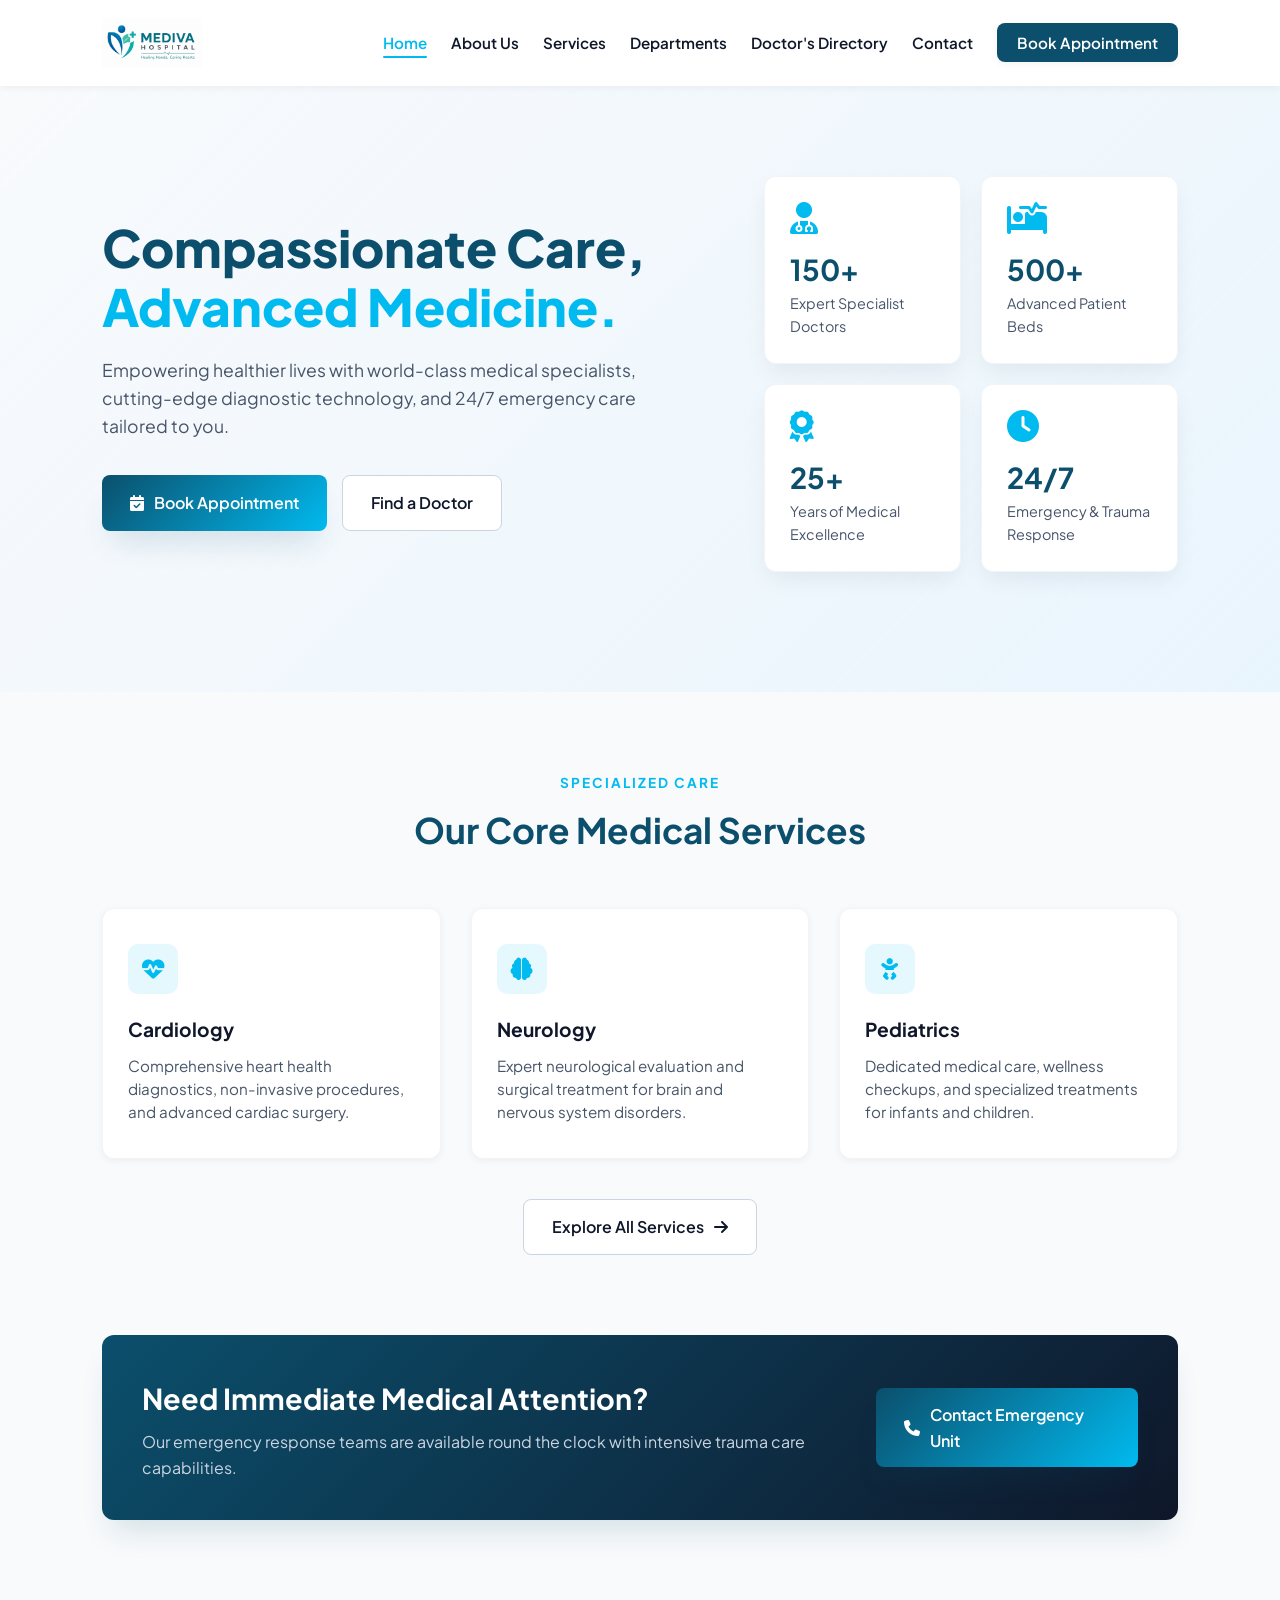
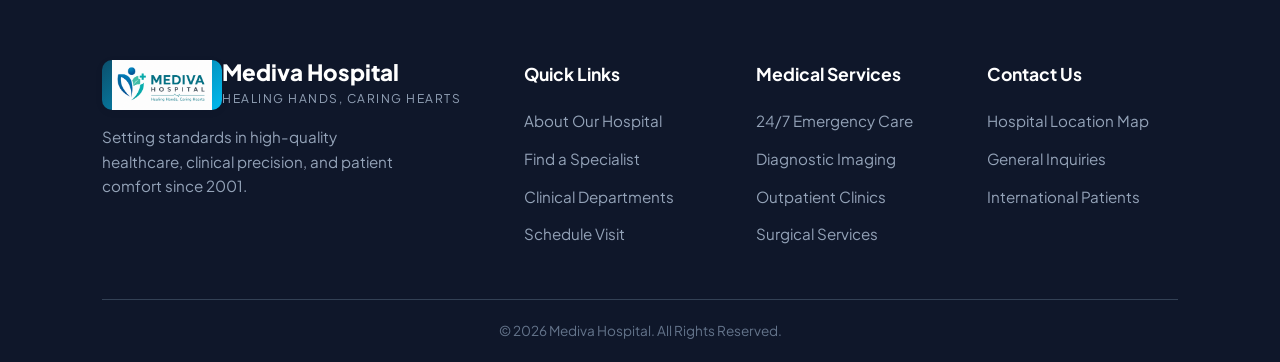
<file: index.html>
<!DOCTYPE html>
<html lang="en">
<head>
    <meta charset="UTF-8">
    <meta name="viewport" content="width=device-width, initial-scale=1.0">
    <title>Mediva Hospital | Healing Hands, Caring Hearts</title>
    <!-- Font Awesome Icons -->
    <link rel="stylesheet" href="https://cdnjs.cloudflare.com/ajax/libs/font-awesome/6.4.0/css/all.min.css">
    <!-- Google Fonts -->
    <link href="https://fonts.googleapis.com/css2?family=Plus+Jakarta+Sans:wght@300;400;500;600;700;800&display=swap" rel="stylesheet">
    
    <style>
        /* CSS VARIABLES & RESET */
        :root {
            --primary-blue: #0b4f6c;
            --secondary-teal: #01baef;
            --accent-cyan: #20bf6b;
            --dark-navy: #0f172a;
            --slate-gray: #475569;
            --light-bg: #f8fafc;
            --white: #ffffff;
            --shadow-sm: 0 2px 8px rgba(15, 23, 42, 0.05);
            --shadow-md: 0 10px 25px -5px rgba(15, 23, 42, 0.08);
            --shadow-lg: 0 20px 30px -10px rgba(11, 79, 108, 0.15);
            --transition: all 0.3s cubic-bezier(0.4, 0, 0.2, 1);
            --radius: 12px;
        }

        * {
            margin: 0;
            padding: 0;
            box-sizing: border-box;
            font-family: 'Plus Jakarta Sans', sans-serif;
        }

        body {
            background-color: var(--light-bg);
            color: var(--dark-navy);
            line-height: 1.6;
            overflow-x: hidden;
        }

        a {
            text-decoration: none;
            color: inherit;
        }

        ul {
            list-style: none;
        }

        /* HEADER & TOPBAR */
        header {
            position: sticky;
            top: 0;
            background-color: var(--white);
            box-shadow: var(--shadow-sm);
            z-index: 1000;
        }

        .top-bar {
            background-color: var(--dark-navy);
            color: var(--white);
            padding: 8px 8%;
            display: flex;
            justify-content: space-between;
            align-items: center;
            font-size: 0.85rem;
        }

        .top-bar-info {
            display: flex;
            gap: 20px;
        }

        .top-bar-info div i {
            color: var(--secondary-teal);
            margin-right: 6px;
        }

        .emergency-badge {
            background: linear-gradient(135deg, #e11d48, #be123c);
            padding: 3px 12px;
            border-radius: 20px;
            font-weight: 600;
            animation: pulse 2s infinite;
        }

        @keyframes pulse {
            0% { opacity: 1; }
            50% { opacity: 0.85; }
            100% { opacity: 1; }
        }

        /* NAVBAR */
        .navbar {
            position: relative;
            display: flex;
            justify-content: space-between;
            align-items: center;
            padding: 18px 8%;
            background: var(--white);
        }

        .brand-logo {
            display: flex;
            align-items: center;
            text-decoration: none;
        }

        .logo-img {
            height: 50px;
            width: auto;
            max-width: 150px;
            object-fit: contain;
            transition: var(--transition);
        }

        .brand-logo:hover .logo-img {
            transform: scale(1.05);
        }


        .logo-icon {
            width: 120px;
            height: 50px;
            background: linear-gradient(135deg, var(--primary-blue), var(--secondary-teal));
            color: var(--white);
            border-radius: 10px;
            display: flex;
            align-items: center;
            justify-content: center;
            font-size: 1.4rem;
            box-shadow: var(--shadow-sm);
            overflow: hidden;
        }

        .logo-icon img {
            width: 100%;
            height: 100%;
            object-fit: contain;
            display: block;
        }

        .brand-text h1 {
            font-size: 1.4rem;
            font-weight: 800;
            color: var(--primary-blue);
            line-height: 1;
        }

        .brand-text span {
            font-size: 0.75rem;
            color: var(--slate-gray);
            letter-spacing: 1.5px;
            text-transform: uppercase;
        }

        .footer-brand .brand-text h1 {
            color: var(--white);
        }

        .footer-brand .brand-text span {
            color: #94a3b8;
        }

        .nav-menu {
            display: flex;
            align-items: center;
            gap: 24px;
        }

        .nav-link {
            font-weight: 600;
            font-size: 0.95rem;
            color: var(--dark-navy);
            transition: var(--transition);
            position: relative;
        }

        .nav-link:hover, .nav-link.active {
            color: var(--secondary-teal);
        }

        .nav-link.active::after {
            content: '';
            position: absolute;
            bottom: -6px;
            left: 0;
            width: 100%;
            height: 2px;
            background-color: var(--secondary-teal);
            border-radius: 2px;
        }

        .btn-nav {
            background-color: var(--primary-blue);
            color: var(--white) !important;
            padding: 10px 20px;
            border-radius: 8px;
            box-shadow: var(--shadow-sm);
        }

        .btn-nav:hover {
            background-color: var(--secondary-teal);
            transform: translateY(-2px);
        }

        .hamburger {
            display: none;
            cursor: pointer;
            font-size: 1.5rem;
            color: var(--dark-navy);
        }

        /* HERO SECTION */
        .hero {
            position: relative;
            padding: 90px 8% 120px;
            background: linear-gradient(135deg, rgba(248,250,252,0.95) 0%, rgba(224,242,254,0.6) 100%), url('https://images.unsplash.com/photo-1519494026892-80bbd2d6fd0d?auto=format&fit=crop&w=1600&q=80');
            background-size: cover;
            background-position: center;
            display: grid;
            grid-template-columns: 1.2fr 0.8fr;
            align-items: center;
            gap: 40px;
        }

        .hero-text h2 {
            font-size: 3.2rem;
            font-weight: 800;
            line-height: 1.15;
            color: var(--primary-blue);
            margin-bottom: 20px;
        }

        .hero-text h2 span {
            color: var(--secondary-teal);
        }

        .hero-text p {
            font-size: 1.1rem;
            color: var(--slate-gray);
            margin-bottom: 35px;
            max-width: 580px;
        }

        .hero-cta {
            display: flex;
            gap: 15px;
        }

        .btn {
            display: inline-flex;
            align-items: center;
            gap: 10px;
            padding: 14px 28px;
            font-size: 1rem;
            font-weight: 600;
            border-radius: 8px;
            cursor: pointer;
            transition: var(--transition);
            border: none;
        }

        .btn-primary {
            background: linear-gradient(135deg, var(--primary-blue), var(--secondary-teal));
            color: var(--white);
            box-shadow: var(--shadow-lg);
        }

        .btn-primary:hover {
            transform: translateY(-3px);
            box-shadow: 0 15px 25px rgba(1, 186, 239, 0.3);
        }

        .btn-secondary {
            background-color: var(--white);
            color: var(--dark-navy);
            border: 1px solid #cbd5e1;
        }

        .btn-secondary:hover {
            background-color: var(--light-bg);
            border-color: var(--slate-gray);
        }

        /* QUICK STATS / HIGHLIGHT CARDS */
        .hero-highlights {
            display: grid;
            grid-template-columns: repeat(2, 1fr);
            gap: 20px;
        }

        .stat-card {
            background: var(--white);
            padding: 25px;
            border-radius: var(--radius);
            box-shadow: var(--shadow-md);
            border: 1px solid #f1f5f9;
            transition: var(--transition);
        }

        .stat-card:hover {
            transform: translateY(-5px);
        }

        .stat-card i {
            font-size: 2rem;
            color: var(--secondary-teal);
            margin-bottom: 12px;
        }

        .stat-card h3 {
            font-size: 1.8rem;
            font-weight: 700;
            color: var(--primary-blue);
        }

        .stat-card p {
            font-size: 0.9rem;
            color: var(--slate-gray);
        }

        /* HOMEPAGE PREVIEW SECTIONS */
        .preview-section {
            padding: 80px 8%;
            text-align: center;
        }

        .section-header {
            max-width: 600px;
            margin: 0 auto 50px;
        }

        .section-header h3 {
            color: var(--secondary-teal);
            text-transform: uppercase;
            font-size: 0.85rem;
            letter-spacing: 2px;
            font-weight: 700;
            margin-bottom: 8px;
        }

        .section-header h2 {
            font-size: 2.2rem;
            color: var(--primary-blue);
            font-weight: 700;
        }

        .features-grid {
            display: grid;
            grid-template-columns: repeat(3, 1fr);
            gap: 30px;
            margin-bottom: 40px;
        }

        .feature-box {
            background: var(--white);
            padding: 35px 25px;
            border-radius: var(--radius);
            box-shadow: var(--shadow-sm);
            transition: var(--transition);
            border: 1px solid #f1f5f9;
            text-align: left;
        }

        .feature-box:hover {
            box-shadow: var(--shadow-md);
            transform: translateY(-4px);
        }

        .feature-icon {
            width: 50px;
            height: 50px;
            background-color: rgba(1, 186, 239, 0.1);
            color: var(--secondary-teal);
            border-radius: 10px;
            display: flex;
            align-items: center;
            justify-content: center;
            font-size: 1.4rem;
            margin-bottom: 20px;
        }

        .feature-box h4 {
            font-size: 1.2rem;
            color: var(--dark-navy);
            margin-bottom: 10px;
        }

        .feature-box p {
            font-size: 0.95rem;
            color: var(--slate-gray);
            line-height: 1.5;
        }

        .center-btn {
            margin-top: 20px;
        }

        /* EMERGENCY BANNER */
        .emergency-banner {
            margin: 0 8% 80px;
            background: linear-gradient(135deg, var(--primary-blue), var(--dark-navy));
            padding: 40px;
            border-radius: var(--radius);
            color: var(--white);
            display: flex;
            justify-content: space-between;
            align-items: center;
            box-shadow: var(--shadow-lg);
        }

        .emergency-content h3 {
            font-size: 1.8rem;
            margin-bottom: 8px;
        }

        .emergency-content p {
            color: #cbd5e1;
        }

        /* FOOTER */
        footer {
            background-color: var(--dark-navy);
            color: var(--white);
            padding: 60px 8% 20px;
        }

        .footer-grid {
            display: grid;
            grid-template-columns: 2fr repeat(3, 1fr);
            gap: 40px;
            margin-bottom: 40px;
        }

        .footer-brand p {
            color: #94a3b8;
            margin-top: 15px;
            font-size: 0.95rem;
            max-width: 300px;
        }

        .footer-col h4 {
            font-size: 1.1rem;
            margin-bottom: 20px;
            color: var(--white);
        }

        .footer-col ul li {
            margin-bottom: 12px;
        }

        .footer-col ul li a {
            color: #94a3b8;
            font-size: 0.95rem;
            transition: var(--transition);
        }

        .footer-col ul li a:hover {
            color: var(--secondary-teal);
        }

        .footer-bottom {
            border-top: 1px solid #334155;
            padding-top: 20px;
            text-align: center;
            font-size: 0.85rem;
            color: #64748b;
        }

        /* RESPONSIVE DESIGN */
        @media (max-width: 992px) {
            .hero {
                grid-template-columns: 1fr;
                padding-top: 50px;
                text-align: center;
            }
            .hero-text p {
                margin: 0 auto 35px;
            }
            .hero-cta {
                justify-content: center;
            }
            .features-grid {
                grid-template-columns: 1fr;
            }
            .footer-grid {
                grid-template-columns: 1fr 1fr;
            }
            .emergency-banner {
                flex-direction: column;
                gap: 20px;
                text-align: center;
            }
        }

        @media (max-width: 768px) {
            .hamburger {
                display: block;
            }
            .nav-menu {
                position: absolute;
                top: 100%;
                left: 0;
                width: 100%;
                background-color: var(--white);
                flex-direction: column;
                align-items: flex-start;
                padding: 24px 8% 32px;
                gap: 18px;
                transition: opacity 0.3s ease, transform 0.3s ease;
                box-shadow: var(--shadow-md);
                transform: translateY(-10px);
                opacity: 0;
                pointer-events: none;
                border-radius: 0 0 18px 18px;
                z-index: 999;
            }
            .nav-menu.active {
                transform: translateY(0);
                opacity: 1;
                pointer-events: auto;
            }
            .nav-link {
                width: 100%;
                display: block;
                padding: 12px 0;
            }
            .btn-nav {
                width: 100%;
                text-align: center;
            }
            .top-bar-info {
                display: none;
            }
            .hero {
                padding: 60px 6% 80px;
                grid-template-columns: 1fr;
                text-align: center;
            }
            .hero-text h2 {
                font-size: 2.4rem;
            }
            .hero-text p {
                max-width: 100%;
                margin: 0 auto 30px;
            }
            .hero-cta {
                flex-direction: column;
                align-items: center;
                gap: 14px;
            }
            .hero-cta .btn {
                width: 100%;
                justify-content: center;
            }
            .hero-highlights {
                grid-template-columns: 1fr;
                gap: 16px;
            }
            .stat-card {
                padding: 20px;
            }
            .footer-grid {
                grid-template-columns: 1fr;
            }
        }
    </style>
</head>
<body>

    <!-- HEADER & TOPBAR -->
    <header>

        <nav class="navbar">
            <a href="index.html" class="brand-logo">
               <img src="mediva.webp" alt="Logo" class="logo-img"> 
            </a>

            <!-- NAVIGATION LINKS TO SEPARATE PAGES -->
            <ul class="nav-menu">
                <li><a href="index.html" class="nav-link active">Home</a></li>
                <li><a href="aboutus.html" class="nav-link">About Us</a></li>
                <li><a href="services.html" class="nav-link">Services</a></li>
                <li><a href="departments.html" class="nav-link">Departments</a></li>
                <li><a href="doctors.html" class="nav-link">Doctor's Directory</a></li>
                <li><a href="contact.html" class="nav-link">Contact</a></li>
                <li><a href="appointment.html" class="nav-link btn-nav">Book Appointment</a></li>
            </ul>

            <div class="hamburger">
                <i class="fas fa-bars"></i>
            </div>
        </nav>
    </header>

    <!-- HOMEPAGE HERO SECTION -->
    <section class="hero">
        <div class="hero-text">
            <h2>Compassionate Care, <span>Advanced Medicine.</span></h2>
            <p>Empowering healthier lives with world-class medical specialists, cutting-edge diagnostic technology, and 24/7 emergency care tailored to you.</p>
            <div class="hero-cta">
                <a href="appointment.html" class="btn btn-primary"><i class="fas fa-calendar-check"></i> Book Appointment</a>
                <a href="doctors.html" class="btn btn-secondary">Find a Doctor</a>
            </div>
        </div>

        <div class="hero-highlights">
            <div class="stat-card">
                <i class="fas fa-user-md"></i>
                <h3>150+</h3>
                <p>Expert Specialist Doctors</p>
            </div>
            <div class="stat-card">
                <i class="fas fa-procedures"></i>
                <h3>500+</h3>
                <p>Advanced Patient Beds</p>
            </div>
            <div class="stat-card">
                <i class="fas fa-award"></i>
                <h3>25+</h3>
                <p>Years of Medical Excellence</p>
            </div>
            <div class="stat-card">
                <i class="fas fa-clock"></i>
                <h3>24/7</h3>
                <p>Emergency & Trauma Response</p>
            </div>
        </div>
    </section>

    <!-- SERVICES PREVIEW SECTION -->
    <section class="preview-section">
        <div class="section-header">
            <h3>Specialized Care</h3>
            <h2>Our Core Medical Services</h2>
        </div>
        
        <div class="features-grid">
            <div class="feature-box">
                <div class="feature-icon"><i class="fas fa-heartbeat"></i></div>
                <h4>Cardiology</h4>
                <p>Comprehensive heart health diagnostics, non-invasive procedures, and advanced cardiac surgery.</p>
            </div>
            <div class="feature-box">
                <div class="feature-icon"><i class="fas fa-brain"></i></div>
                <h4>Neurology</h4>
                <p>Expert neurological evaluation and surgical treatment for brain and nervous system disorders.</p>
            </div>
            <div class="feature-box">
                <div class="feature-icon"><i class="fas fa-baby"></i></div>
                <h4>Pediatrics</h4>
                <p>Dedicated medical care, wellness checkups, and specialized treatments for infants and children.</p>
            </div>
        </div>

        <div class="center-btn">
            <a href="services.html" class="btn btn-secondary">Explore All Services <i class="fas fa-arrow-right"></i></a>
        </div>
    </section>

    <!-- CALL TO ACTION BANNER -->
    <div class="emergency-banner">
        <div class="emergency-content">
            <h3>Need Immediate Medical Attention?</h3>
            <p>Our emergency response teams are available round the clock with intensive trauma care capabilities.</p>
        </div>
        <a href="contact.html" class="btn btn-primary"><i class="fas fa-phone"></i> Contact Emergency Unit</a>
    </div>

    <!-- FOOTER -->
    <footer>
        <div class="footer-grid">
            <div class="footer-brand">
                <div class="brand-logo">
                    <div class="logo-icon">
                        <img src="mediva.webp" alt="Mediva Hospital Logo" class="logo-img">
                    </div>
                    <div class="brand-text">
                        <h1>Mediva Hospital</h1>
                        <span>Healing Hands, Caring Hearts</span>
                    </div>
                </div>
                <p>Setting standards in high-quality healthcare, clinical precision, and patient comfort since 2001.</p>
            </div>
            <div class="footer-col">
                <h4>Quick Links</h4>
                <ul>
                    <li><a href="aboutus.html">About Our Hospital</a></li>
                    <li><a href="doctors.html">Find a Specialist</a></li>
                    <li><a href="departments.html">Clinical Departments</a></li>
                    <li><a href="appointment.html">Schedule Visit</a></li>
                </ul>
            </div>
            <div class="footer-col">
                <h4>Medical Services</h4>
                <ul>
                    <li><a href="services.html">24/7 Emergency Care</a></li>
                    <li><a href="services.html">Diagnostic Imaging</a></li>
                    <li><a href="services.html">Outpatient Clinics</a></li>
                    <li><a href="services.html">Surgical Services</a></li>
                </ul>
            </div>
            <div class="footer-col">
                <h4>Contact Us</h4>
                <ul>
                    <li><a href="contact.html">Hospital Location Map</a></li>
                    <li><a href="contact.html">General Inquiries</a></li>
                    <li><a href="contact.html">International Patients</a></li>
                </ul>
            </div>
        </div>
        <div class="footer-bottom">
            <p>&copy; 2026 Mediva Hospital. All Rights Reserved.</p>
        </div>
    </footer>

    <!-- JAVASCRIPT -->
    <script>
        // Responsive Menu Toggle
        const hamburger = document.querySelector('.hamburger');
        const navMenu = document.querySelector('.nav-menu');

        hamburger.addEventListener('click', () => {
            navMenu.classList.toggle('active');
        });
    </script>
</body>
</html>
</file>
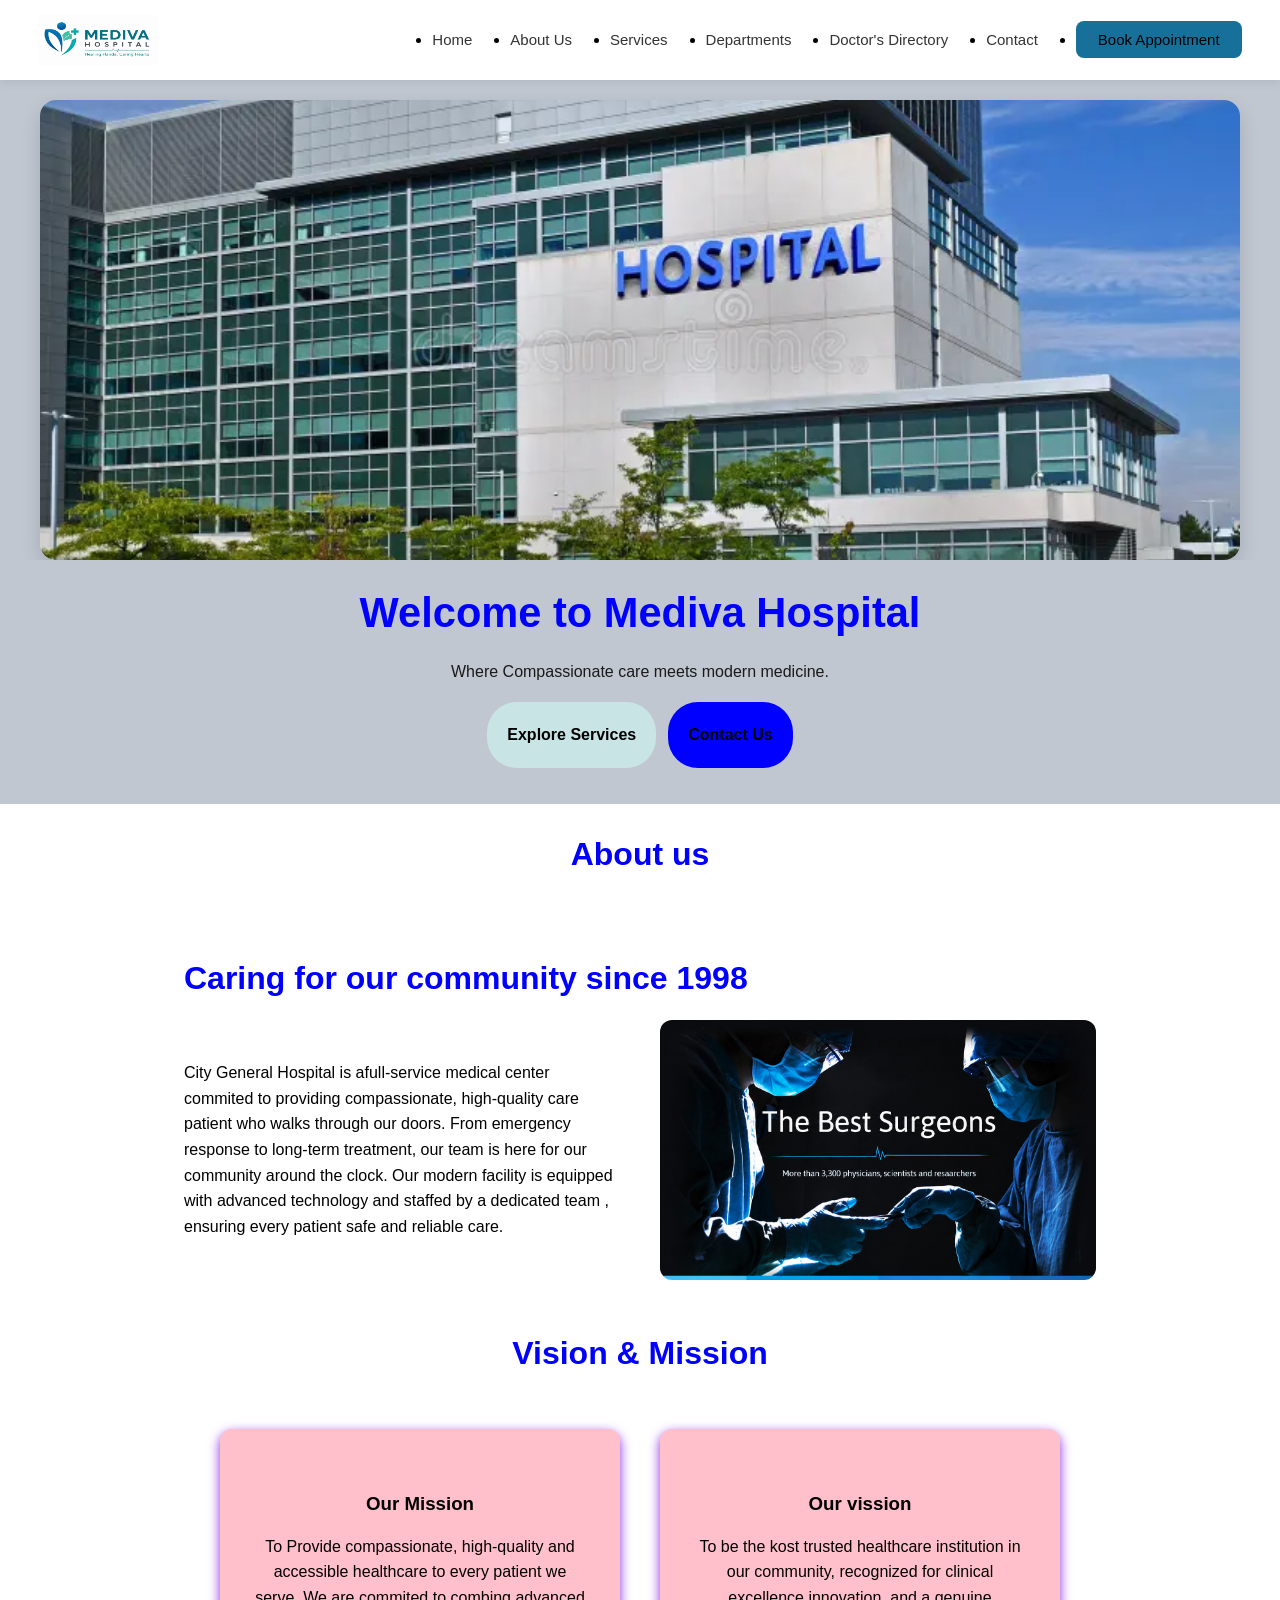
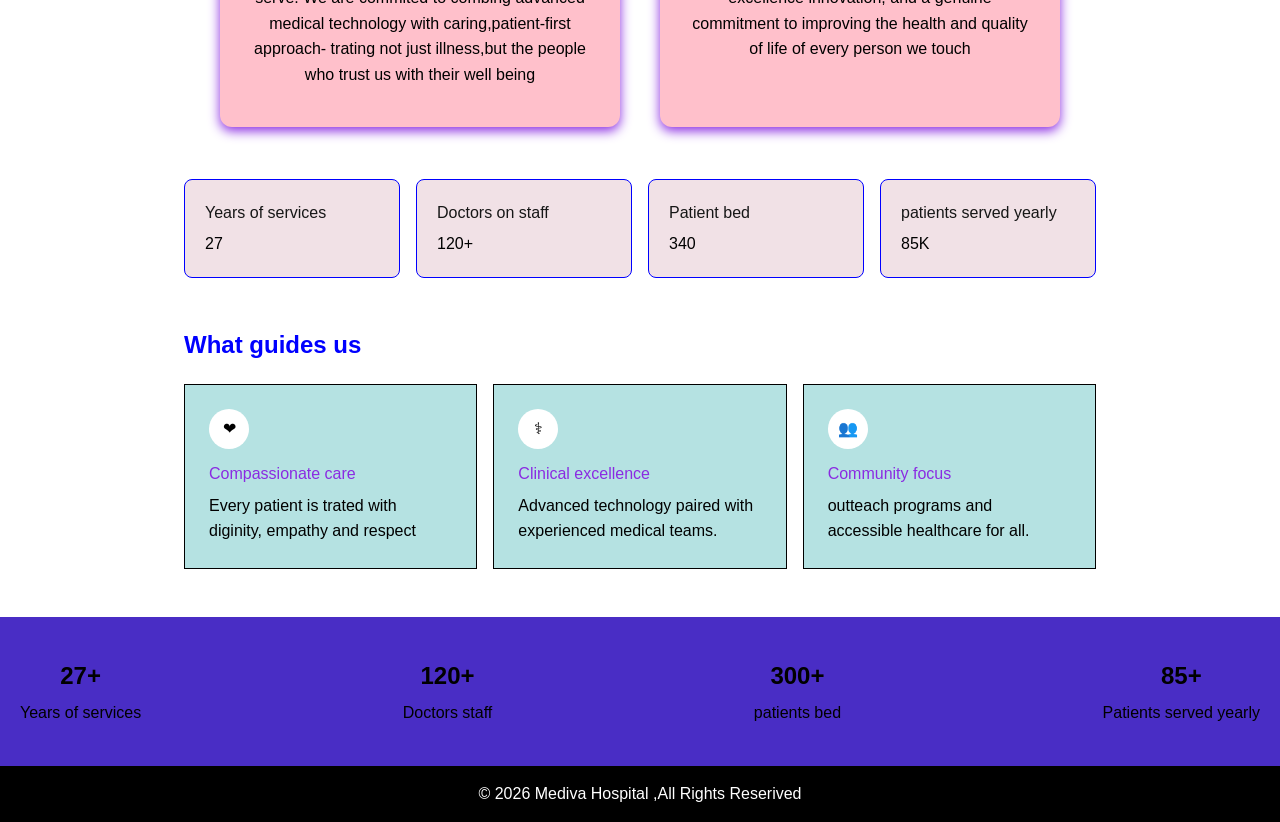
<file: aboutus.html>
<html>
    <head>
        <title>Hosipital_website</title>
        <style>
            header{
    position:sticky;
    top:0;
    left:0;
    width:100%;
    background:#ffffff;
    box-shadow:0 2px 10px rgba(0,0,0,0.08);
    z-index:1000;
}

.navbar{
    max-width:1400px;
    margin:auto;
    padding:15px 3%;
    display:flex;
    justify-content:space-between;
    align-items:center;
    text-decoration: none;
}

.logo{
    display:flex;
    align-items:center;
    gap:10px;
    text-decoration: none;
}

.logo img{
    width:120px;
    height:50px;
}

.logo h2{
    color:#0077b6;
    font-size:28px;
    font-weight:700;
}
.nav-menu{
    display: flex;
}

.nav-links{
    display:flex;
    align-items:center;
    gap:38px;
    text-decoration: none;
}

.nav-links li a{
    color:#333;
    font-size:15px;
    font-weight:500;
    transition:.3s;
    text-decoration: none;
}

.nav-links li a:hover{
    color:#0077b6;
}
 .Appointment-btn{
    background: #16709A;
    color:#000 !important;
    padding:10px 22px;
    border-radius:8px;
    font-weight:600;
    transition:.3s;
}
.Appointment-btn:hover{
    background:#16709A;
}
  .hamburger {
            display: none;
            cursor: pointer;
            width: 32px;
            height: 24px;
            flex-direction: column;
            justify-content: space-between;
            align-items: center;
            padding: 4px;
            background: none;
            border: none;
            z-index: 1001;
        }

        .hamburger span {
            display: block;
            width: 100%;
            height: 3px;
            background-color: navy;
            border-radius: 3px;
            transition: transform 0.3s ease, opacity 0.3s ease;
        }

        .hamburger.active span:nth-child(1) {
            transform: translateY(8px) rotate(45deg);
        }

        .hamburger.active span:nth-child(2) {
            opacity: 0;
        }

        .hamburger.active span:nth-child(3) {
            transform: translateY(-8px) rotate(-45deg);
        }
         /* mobile nav behavior */
         @media(max-width: 768px) {
                .navbar {
                    padding: 18px 20px;
                }

                .nav-menu {
                    position: absolute;
                    top: 100%;
                    right: 0;
                    left: 0;
                    flex-direction: column;
                    gap: 0;
                    background-color: white;
                    padding: 10px 0;
                    display: none;
                    box-shadow: 0 4px 16px rgba(0, 0, 0, 0.08);
                }

                .nav-menu.open {
                    display: flex;
                }

                .nav-menu li {
                    width: 100%;
                }

                .nav-link {
                    display: block;
                    width: 100%;
                    padding: 14px 24px;
                    border-bottom: 1px solid #f0f0f0;
                }

                .nav-link.btn-nav {
                    margin: 12px 24px 0;
                    text-align: center;
                }

                .hamburger {
                    display: flex;
                }

                .contact-section {
                    padding: 60px 20px;
                }

                .container {
                    padding: 30px 20px;
                }

                .form-row {
                    flex-direction: column;
                    gap: 0;
                }
            }
            /*...........................Tablet..................*/
@media(max-width:600px){
    .navbar{
        flex-direction: column;
        align-items: center;
        gap: 15px;
        width: 100%;
        padding: 15px 20px;
    }
    nav{
        width: 100%;

    }
    nav ul{
        display: flex;
        flex-wrap: wrap;
        justify-content: center;
        gap: 12px;
    }
    nav ul li{
        margin: 0;

    }
    nav ul li a{
        font-size: 15px;
    }
}
/*laptop*/
@media(max-width:1024px){
    .navbar{
        width: 95%;
        padding: 15px 20px;
        flex-wrap: wrap;
        justify-content: space-between;
    }
    nav ul{
        flex-wrap: wrap;
        justify-content: center;
        gap: 14px;
    }
    nav ul li {
        margin: 0;
    }

}

            
        
        











            *{
                margin: 0;
                padding: 0;
                box-sizing: border-box;
            }
            body{
                font-family: 'Segoe UI', Tahoma, Geneva, Verdana, sans-serif;
            
                
                line-height: 1.6;
            }
            .hero-banner {
            background: #c0c7d1;
            padding: 20px 16px 0;
        }

        .hero-banner img {
            width: 100%;
            max-width: 1200px;
            height: auto;
            max-height: 460px;
            object-fit: cover;
            display: block;
            margin: 0 auto;
            border-radius: 16px;
            box-shadow: 0 8px 20px rgba(0, 0, 0, 0.14);
        }

        .hero-content {
            background: #c0c7d1;
            padding: 20px 16px 36px;
            text-align: center;
        }

        .hero-content h1 {
            color: blue;
            margin: 0 0 12px;
            font-size: clamp(1.8rem, 4vw, 2.6rem);
        }

        .hero-content p {
            margin: 0 auto 18px;
            max-width: 700px;
            line-height: 1.6;
            color: #1b1a1a;
        }

        .hero-buttons {
            display: flex;
            justify-content: center;
            flex-wrap: wrap;
            gap: 12px;
        }
        .class {
            background-color: rgb(197, 152, 93);
            text-align: center;
            padding: 40px;


        }

        .btn-Explore {
            display: inline-block;
            color: orange;
            color: black;
            font-weight: bold;
            padding: 20px;
            border-radius: 30px;
            text-decoration: none;
            align-items: center;
            justify-content: center;
            background-color: rgb(201, 228, 228);
        }

        .btn-Explore:hover {
            color: #0d47a1;
            justify-content: center;
            align-items: center;
        }
        .btn-contactus {
            display: inline-block;
            background-color: blue;
            color: black;
            font-weight: bold;
            padding: 20px;
            border-radius: 30px;
            text-decoration: none;
        }

        .btn-contactus:hover {
            background-color: pink;
            justify-content: center;
            align-items: center;

        }
        .heading {
            text-align: center;
            color: blue;
            margin-bottom: 50px;
        }

        .box-container {
            display: flex;
            justify-content: center;
            gap: 40px;
            max-width: 1000px;
            margin: 0 auto;
            flex-wrap: wrap;
        }

        .better {
            background: pink;
            flex: 1;
            min-width: 280px;
            max-width: 400px;
            padding: 40px 30px;
            border-radius: 12px;
            box-shadow: 0 4px 12px blueviolet;
            text-align: center;
            cursor: pointer;
            transition: all 0.35s ease;
        }

        .better .icon {
            margin-bottom: 20px;

        }

        .better h3 {
            margin-bottom: 15px;
            transition: color 0.35s ease;

        }

        .better p {
            transition: color 0.35s ease;
            line-height: 1.6;
        }

        .better:hover {
            background: green;
            transform: translateY(-10px);
            box-shadow: 0 12px 25 px yellow;
        }

        .better:hover h3,
        .better:hover p {
            color: aquamarine;
        }




            .container{
                max-width: 960px;
                margin: 0 auto;
                padding: 3rem 1.5rem;
            }
            .eyebrow{
                color: blue;
                text-transform: uppercase;
                margin-bottom: 8px;
            }
            h1{
                margin-bottom: 16px;
                color: blue;
            }
            
            .about-row{
                display: grid;
                grid-template-columns: 1fr 1fr;
                gap: 2.5rem;
                align-items: center;
                margin-bottom: 3rem;
            }
            .mission {
                color: black;
            }
            .intro-image img{
                width: 100%;
                height: 260px;
                border-radius: 12px;
                display:block;
                object-fit: cover;
            }
                @media(max-width:700px){
                    .about-row{
                        grid-template-columns: 1fr;
                    }
                }
            
            
            .stats-grid{
                display: grid;
                grid-template-columns: repeat(auto-fit, minmax(160px, 1fr));
                gap: 16px;
                margin-bottom: 3rem;

            }
            .stat-card{
                background-color: rgb(241, 225, 230);
                border-radius: 8px;
                padding: 1.25rem;
                border: 1px solid blue;
            }
            .stat-label{
                color: rgb(22, 22, 22);
                margin-bottom: 6px;
            }
            .stat-value{
                color: black;
            }
            .values-heading{
                margin-bottom: 1.25rem;
                color: blue;
            }
            .values-grid{
                display: grid;
                grid-template-columns: repeat(auto-fit, minmax(220px, 1fr));
                gap: 16px;
            }
            .value-card{
                background-color: rgb(181, 226, 226);
                border: 1px solid black;
                padding: 1.5rem;
            }
            .value-icon{
                width: 40px;
                height: 40px;
                border-radius: 50%;
                background-color: white;
                display: flex;
                align-items: center;
                justify-content: center;
                margin-bottom: 12px;
            }
            .value-title{
                margin-bottom: 6px;
                color: blueviolet;
            }
            .value-desc{
                color: black;
            }
            @media(max-width:600px){
                h1{
                    font-size: 2px;

                }
                .container{
                    padding: 2rem 1rem;
                }
            }
             .status-banner {
            background: rgb(73, 45, 197);
            display: flex;
            justify-content: space-between;
            flex-wrap: wrap;
            padding: 40px 20px;
            text-align: center;
        }

        .point h2 {
            margin: 0 0 5px 0;

        }

        .point p {
            margin: 0;

        }

        footer {
            background: black;
            color: white;
            text-align: center;
            padding: 15px;
        }
        </style>
    </head>
    <body>
        <header>

<nav class="navbar">

<div class="logo">

<img src="image2.png" alt="logo">



</div>
<button class="hamburger" id="hamburgerBtn" aria-label="Toggle menu" aria-expanded="false">
  <span></span>
  <span></span>
  <span></span>
</button>
<div class="nav-menu" id="navMenu">

<ul class="nav-links">

<li><a href="index.html">Home</a></li>

<li><a href="aboutus.html">About Us</a></li>

<li><a href="services.html">Services</a></li>

<li><a href="departments.html">Departments</a></li>

<li><a href="doctors.html">Doctor's Directory</a></li>

<li><a href="contact.html">Contact</a></li>

<li><a href="appointment.html" class="Appointment-btn"> Book Appointment</a></li>
</ul>
</div>



</nav>

</header>
        <div class="hero-banner">
        <img src="hospital.webp" alt="College campus" />
    </div>
    <div class="hero-content">
        <h1>Welcome to Mediva Hospital</h1>
        <p>Where Compassionate care meets modern medicine.</p>
        <div class="hero-buttons">
            <a href="services.html" class="btn-Explore">Explore Services</a>
            <a href="contact.html" class="btn-contactus">Contact Us</a>
        </div>
    </div>
    <br>
       
        <center><h1>About us</h1></center>
        <div class="container">
            <p class="eyebrow"></p>
            <h1>Caring for our community since 1998</h1>
            <div class="about-row">
                <p class="mission">
                City General Hospital is afull-service medical center commited to providing 
                compassionate, high-quality care patient who walks through our doors.
                From emergency response to long-term treatment, our team is here for our
                community around the clock.
            Our modern facility is equipped with advanced technology and staffed by a dedicated team , ensuring every patient safe and reliable care.</p>
                
                <div class="intro-image">
                    <img src="doct.png" alt="image">
                </div>
            </div>
            <h1 class="heading">Vision & Mission</h1>
    <div class="box-container">
        <div class="better">
            <div class="icon"></div>
            <h3>Our Mission</h3>
            <p>To Provide compassionate, high-quality and accessible healthcare to every patient we serve. We are commited to combing
                advanced medical technology with caring,patient-first approach- trating not just illness,but the people who trust us with their well being
            </p>
        </div>
        <div class="better">
            <div class="icon"></div>
            <h3>Our vission</h3>
            <p>To be the kost trusted healthcare institution in our community, recognized for clinical excellence
                innovation, and a genuine commitment to improving the health and quality of life of every person we touch
            </p>
        </div>
    </div>
<br>
<br>
            <div class="stats-grid">
                <div class="stat-card">
                    <p class="stat-label">Years of services</p>
                    <p class="stat-value">27</p>
                </div>
                <div class="stat-card">
                    <p class="stat-label">Doctors on staff</p>
                    <p class="stat-value">120+</p>
                </div>
                <div class="stat-card">
                    <p class="stat-label">Patient bed</p>
                    <p class="stat-value">340</p>
                </div>
                <div class="stat-card">
                    <p class="stat-label">patients served yearly</p>
                    <p class="stat-value">85K</p>
                </div>
                
                
            </div>
            <h2 class="values-heading">What guides us</h2>
            <div class="values-grid">
                <div class="value-card">
                    <div class="value-icon">&#10084;</div>
                    <p class="value-title">Compassionate care</p>
                    <p class="value-desc">Every patient is trated with diginity, empathy and respect</p>
                </div>
                <div class="value-card">
                    <div class="value-icon">&#9877;</div>
                    <p class="value-title">Clinical excellence</p>
                    <p class="value-desc">Advanced technology paired with experienced medical teams.</p>
                </div>
                <div class="value-card">
                    <div class="value-icon">&#128101;</div>
                    <p class="value-title">Community focus</p>
                    <p class="value-desc">outteach programs and accessible healthcare for all.</p>
                </div>
                
            </div>
        </div>
      <div class="status-banner">
        <div class="point">
            <h2>27+</h2>
            <p>Years of services</p>
        </div>
        <div class="point">
            <h2>120+</h2>
            <p>Doctors staff</p>
        </div>

        <div class="point">
            <h2>300+</h2>
            <p>patients bed</p>
        </div>

        <div class="point">
            <h2>85+</h2>
            <p>Patients served yearly </p>
        </div>






    </div>
    <footer>
        &copy; 2026 Mediva Hospital ,All Rights Reserived
    </footer>
    <script>
        const btn = document.querySelector('.hamburger');
        const nav = document.getElementById('navMenu');
        const backdrop = document.createElement('div');
        backdrop.className = 'menu-backdrop';
        document.body.appendChild(backdrop);

        if (btn && nav) {
            function closeMenu() {
                nav.classList.remove('open');
                btn.setAttribute('aria-expanded', 'false');
                backdrop.classList.remove('visible');
                document.body.classList.remove('menu-open');
            }

            function openMenu() {
                nav.classList.add('open');
                btn.setAttribute('aria-expanded', 'true');
                backdrop.classList.add('visible');
                document.body.classList.add('menu-open');
            }

            btn.addEventListener('click', () => {
                const opened = nav.classList.contains('open');
                if (opened) {
                    closeMenu();
                } else {
                    openMenu();
                }
            });
            backdrop.addEventListener('click', closeMenu);
            nav.querySelectorAll('a').forEach(a => a.addEventListener('click', closeMenu));
            document.addEventListener('keydown', (e) => {
                if (e.key === 'Escape') closeMenu();
            });
        }
    </script>

    
    </body>
</html>
</file>
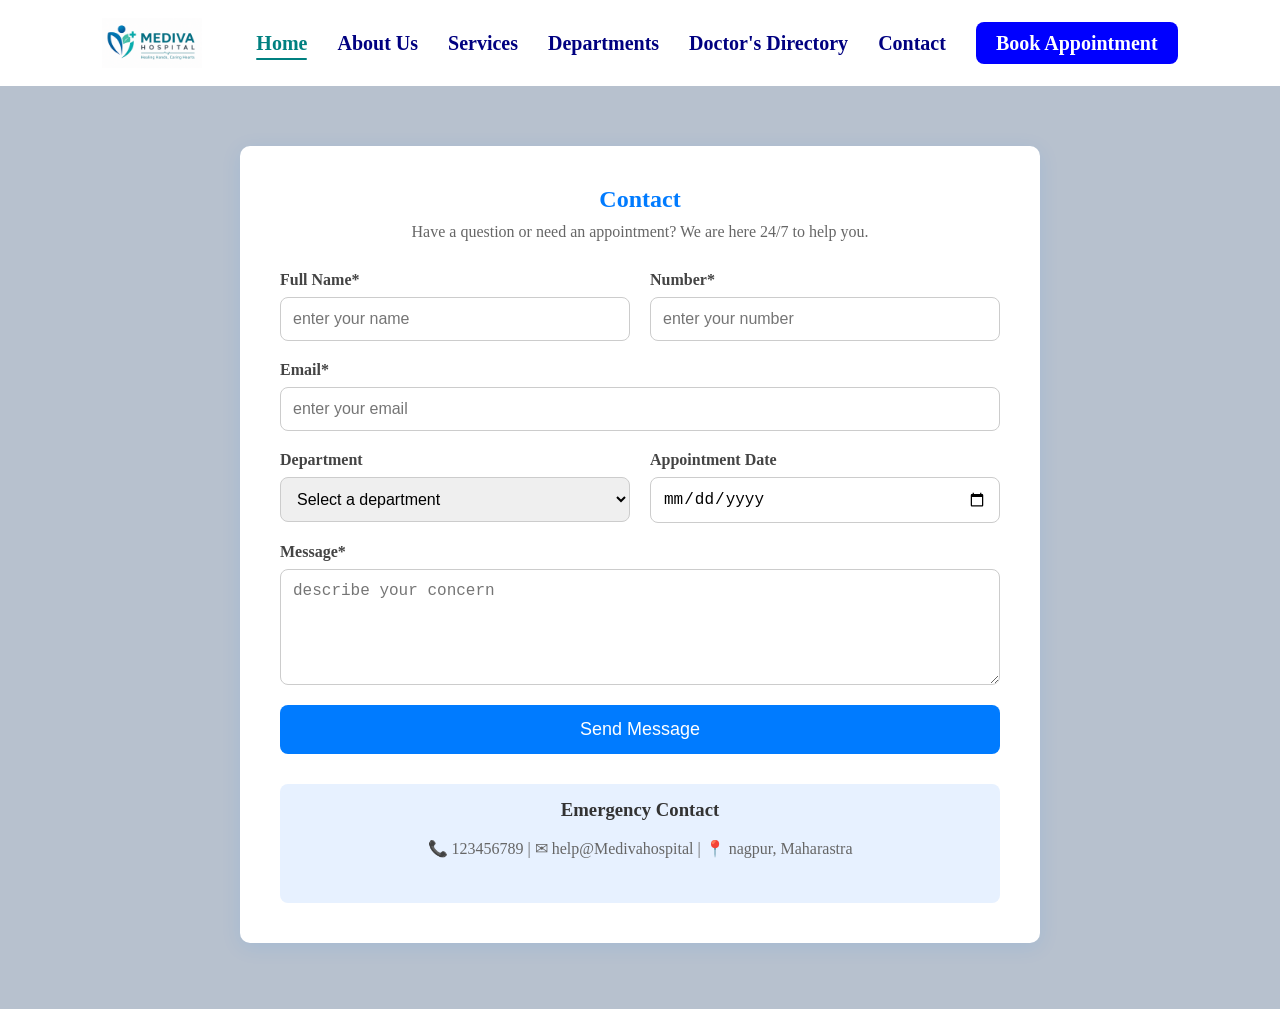
<file: contact.html>
<!DOCTYPE html>
<html>
    <head>
        <meta name="viewport" content="width=device-width, initial-scale=1.0">
        <title>Contact</title>
        <style>
            * {
                margin: 0;
                padding: 0;
                box-sizing: border-box;
            }

            body {
                background-color: #b7c1ce;
                color:#333;
            }

             .navbar {
            position: relative;
            display: flex;
            justify-content: space-between;
            align-items: center;
            padding: 18px 8%;
            background-color: white;
            text-decoration: none;
        }

        .brand-logo {
            display: flex;
            align-items: center;
            text-decoration: none;
        }

        .logo-img {
            height: 50px;
            width: auto;
            max-width: 150px;
            object-fit: contain;
            transition: 0.3s;
        }

        .brand-logo:hover .logo-img {
            transform: scale(1.05);
        }


        .logo-icon {
            width: 120px;
            height: 50px;
            background: linear-gradient(rgba(blue), rgba(teal));
            color: white;
            border-radius: 10px;
            display: flex;
            align-items: center;
            justify-content: center;
            font-size: 1.4rem;
            box-shadow: 2px solid darkblue;
        }

        .brand-text h1 {
            font-size: 1.4rem;
            font-weight: 800;
            color:blue;
            line-height: 1;
        }

        .brand-text span {
            font-size: 0.75rem;
            color: gray;
            letter-spacing: 1.5px;
            text-transform: uppercase;
        }

        .nav-menu {
            display: flex;
            align-items: center;
            gap: 30px;
            text-decoration: none;
            list-style: none;
        }

        .nav-menu li {
            list-style: none;
        }

        .nav-link {
            font-weight: 800;
            font-size: 20px;
            color: navy;
            transition: color 0.2s ease;
            position: relative;
            text-decoration: none;
        }

        .nav-link:hover, .nav-link.active {
            color:teal;
        }

        .nav-link.active::after {
            content: '';
            position: absolute;
            bottom: -6px;
            left: 0;
            width: 100%;
            height: 2px;
            background-color: teal;
            border-radius: 2px;
        }

        .btn-nav {
            background-color: blue;
            color: white;
            padding: 10px 20px;
            border-radius: 8px;
            box-shadow: 2px solid darkblue;
        }

        .btn-nav:hover {
            background-color: teal;
            transform: translateY(-2px);
            color: black;
        }

        .hamburger {
            display: none;
            cursor: pointer;
            width: 32px;
            height: 24px;
            flex-direction: column;
            justify-content: space-between;
            align-items: center;
            padding: 4px;
            background: none;
            border: none;
            z-index: 1001;
        }

        .hamburger span {
            display: block;
            width: 100%;
            height: 3px;
            background-color: navy;
            border-radius: 3px;
            transition: transform 0.3s ease, opacity 0.3s ease;
        }

        .hamburger.active span:nth-child(1) {
            transform: translateY(8px) rotate(45deg);
        }

        .hamburger.active span:nth-child(2) {
            opacity: 0;
        }

        .hamburger.active span:nth-child(3) {
            transform: translateY(-8px) rotate(-45deg);
        }

            .contact-section {
                padding: 60px 20px;
            }

            .container {
                max-width: 800px;
                margin: auto;
                background-color: #fff;
                padding: 40px;
                border-radius: 10px;
                box-shadow: 0 4px 20px rgba(0, 123, 255, 0.1);
            }

            h1 {
                color: #007bff;
                text-align: center;
                margin-bottom: 10px;
            }

            p {
                text-align: center;
                margin-bottom: 30px;
                color:#666;
            }

            .form-row {
                display: flex;
                gap:  20px;

            }

            .form-group {
                flex: 1;
                margin-bottom: 20px;
                display: flex;
                flex-direction: column;
            }

            label {
                font-weight: 600;
                margin-bottom: 8px ;
                color: #444;
            }

            input,
            select,
            textarea {
                padding: 12px;
                border: 1px solid #ccc;
                border-radius: 8px;
                font-size: 16px;
                outline: none;
                transition: 0.3s;
            }

            input:focus,
            select:focus,
            textarea:focus {
                border-color: #007bff;
            }

            .btn-submit {
                width:100%;
                padding: 14px;
                background-color: #007bff;
                color: #fff;
                border: none;
                border-radius: 8px;
                font-size: 18px;
                cursor: pointer;
                transition: 0.3s;
            }

            .btn-submit:hover {
                background-color: #0056b3;
            }

            .hospital-info {
                margin-top: 30px;;
                text-align: center;
                background-color: #e7f1ff;
                padding: 15px;
                border-radius: 8px;
            }

            

            @media(max-width: 768px) {
                .navbar {
                    padding: 18px 20px;
                }

                .nav-menu {
                    position: absolute;
                    top: 100%;
                    right: 0;
                    left: 0;
                    flex-direction: column;
                    gap: 0;
                    background-color: white;
                    padding: 10px 0;
                    display: none;
                    box-shadow: 0 4px 16px rgba(0, 0, 0, 0.08);
                }

                .nav-menu.open {
                    display: flex;
                }

                .nav-menu li {
                    width: 100%;
                }

                .nav-link {
                    display: block;
                    width: 100%;
                    padding: 14px 24px;
                    border-bottom: 1px solid #f0f0f0;
                }

                .nav-link.btn-nav {
                    margin: 12px 24px 0;
                    text-align: center;
                }

                .hamburger {
                    display: flex;
                }

                .contact-section {
                    padding: 60px 20px;
                }

                .container {
                    padding: 30px 20px;
                }

                .form-row {
                    flex-direction: column;
                    gap: 0;
                }
            }
        </style>
    </head>
    <body>

        <nav class="navbar">
          
               <img src="hospital.png" alt="Logo" class="logo-img"> 
            </a>

            <ul class="nav-menu">
                <li><a href="index.html" class="nav-link active">Home</a></li>
                <li><a href="aboutus.html" class="nav-link">About Us</a></li>
                <li><a href="services.html" class="nav-link">Services</a></li>
                <li><a href="departments.html" class="nav-link">Departments</a></li>
                <li><a href="doctors.html" class="nav-link">Doctor's Directory</a></li>
                <li><a href="contact.html" class="nav-link">Contact</a></li>
                <li><a href="appointment.html" class="nav-link btn-nav">Book Appointment</a></li>
            </ul>

            <button class="hamburger" type="button" aria-label="Toggle navigation" aria-expanded="false">
                <span></span>
                <span></span>
                <span></span>
            </button>
        </nav>


        <section class="contact-section">
            <div class="container">
                <h1>Contact</h1>
                <p>Have a question or need an appointment? We are here 24/7 to help you.</p>

                <form id="contactForm" class="contact-form">
                    <div class="form-row">
                        <div class="form-group">
                            <label for="name">Full Name*</label>
                            <input type="text" id="name" name="name" placeholder="enter your name" required>
                        </div>

                        <div class="form-group">
                            <label for="phone">Number*</label>
                            <input type="number" id="phone" name="phone" placeholder="enter your number" required>
                        </div>
                    </div>

                    <div class="form-group">
                        <label for="email">Email*</label>
                        <input type="email" id="email" name="email" placeholder="enter your email" required>
                    </div>

                    <div class="form-row">
                        <div class="form-group">
                            <label for="department">Department</label>
                            <select id="department" name="department">
                                <option value="">Select a department</option>

                                <option value="General">General Medicine</option>

                                <option value="cardiology">Cardiology</option>

                                <option value="Pediatrics">Pediatrics</option>

                                <option value="Orthopedics">Orthopedics</option>

                                <option value="Neurology">Neurology</option>

                                <option value="Emergency">Emergency</option>
                            </select>
                        </div>

                        <div class="form-group">
                            <label for="appointment">Appointment Date</label>
                            <input type="date" id="appointment" name="appointment">
                        </div>
                    </div>

                    <div class="form-group">
                        <label for="message">Message*</label>
                        <textarea id="message" name="message" rows="5" placeholder="describe your concern" required></textarea>
                    </div>

                    <button type="submit" class="btn-submit">Send Message</button>
                </form>

                <div class="hospital-info">
                    <h3>Emergency Contact</h3><br>
                    <p>&#128222;   123456789  |  &#9993;   help@Medivahospital    | &#128205;   nagpur, Maharastra</p>
                </div>
            </div>
        </section>
        
        <script>
            document.getElementById('contactForm').addEventListener('submit', function(e) {
                e.preventDefault();

                const name = document.getElementById('name').value;
                alert('Thank you ' + name + '! Your message has been sent. Our team will contact you soon.');

                this.reset();
            });

            const hamburger = document.querySelector('.hamburger');
            const navMenu = document.querySelector('.nav-menu');

            hamburger.addEventListener('click', function() {
                const expanded = this.getAttribute('aria-expanded') === 'true';
                this.setAttribute('aria-expanded', String(!expanded));
                navMenu.classList.toggle('open');
                this.classList.toggle('active');
            });

            document.querySelectorAll('.nav-menu a').forEach(function(link) {
                link.addEventListener('click', function() {
                    if (navMenu.classList.contains('open')) {
                        navMenu.classList.remove('open');
                        hamburger.classList.remove('active');
                        hamburger.setAttribute('aria-expanded', 'false');
                    }
                });
            });
        </script>

    </body>
</html>
</file>
